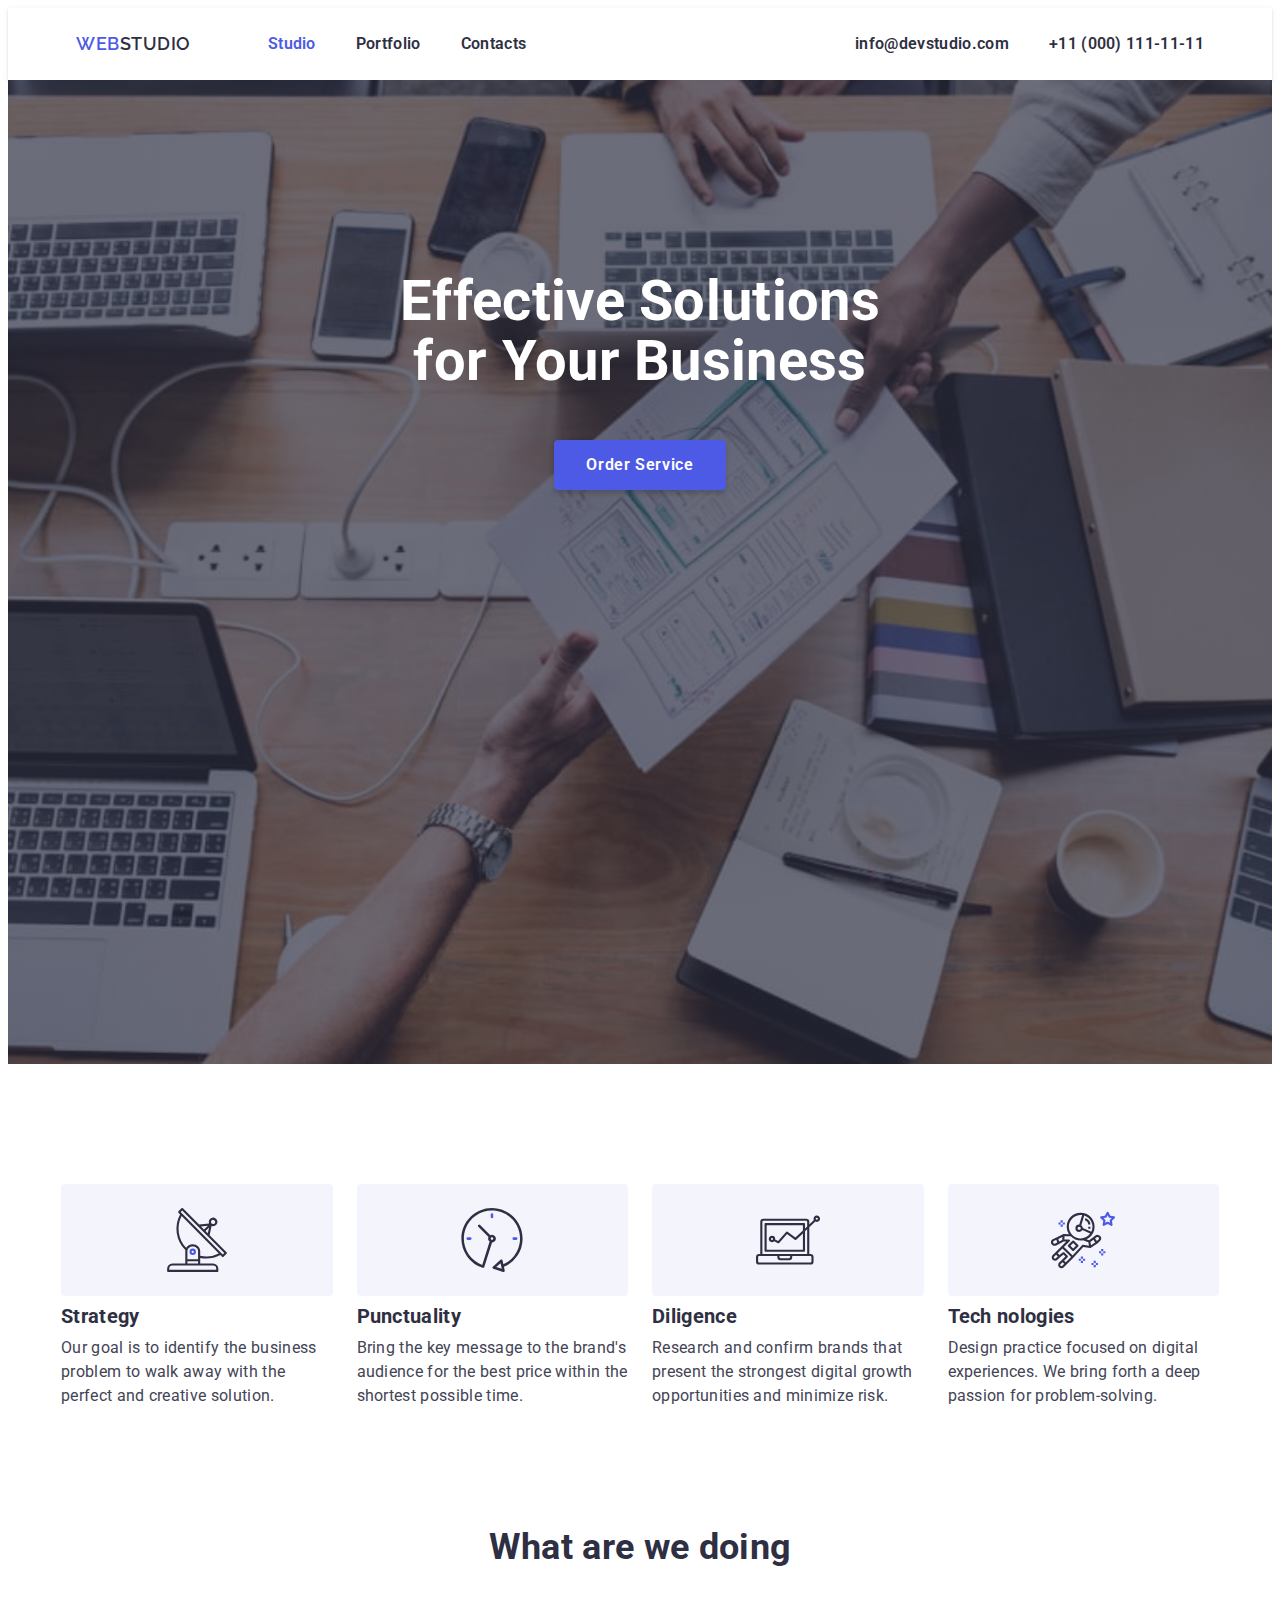
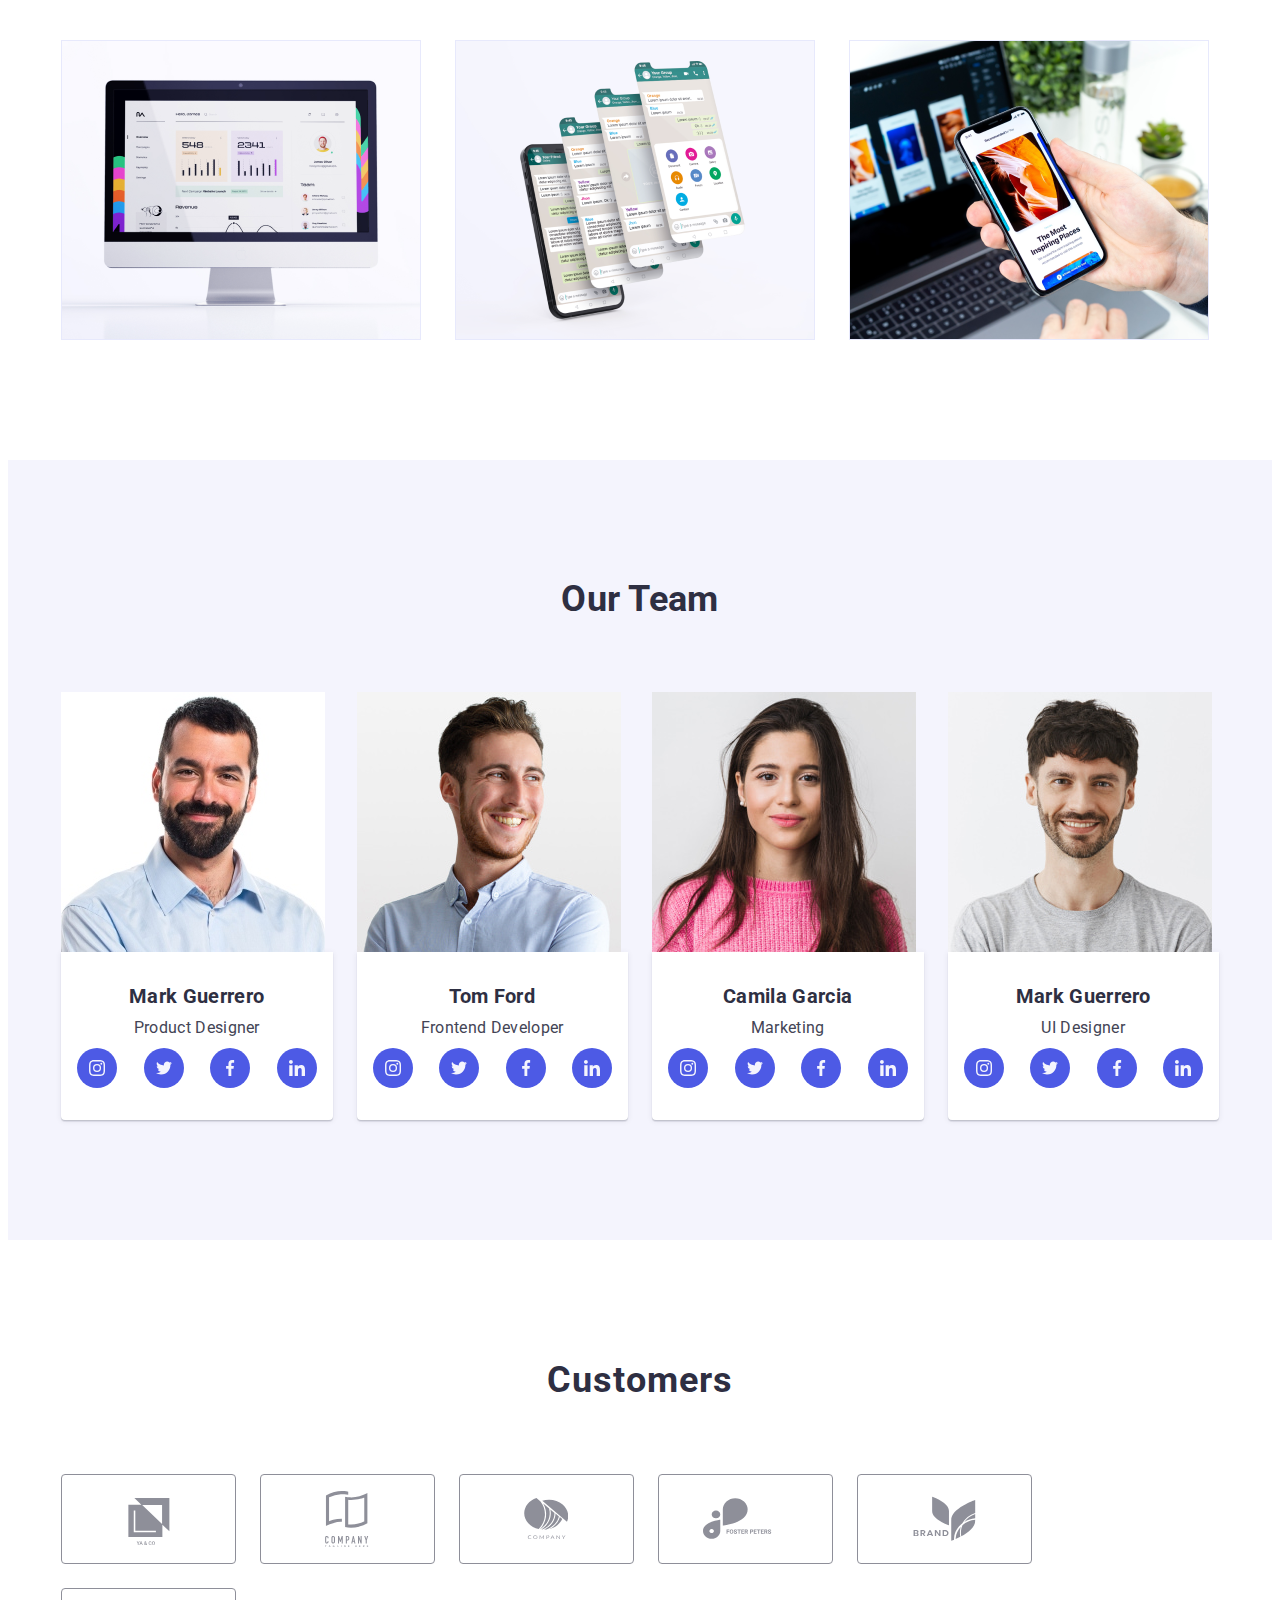
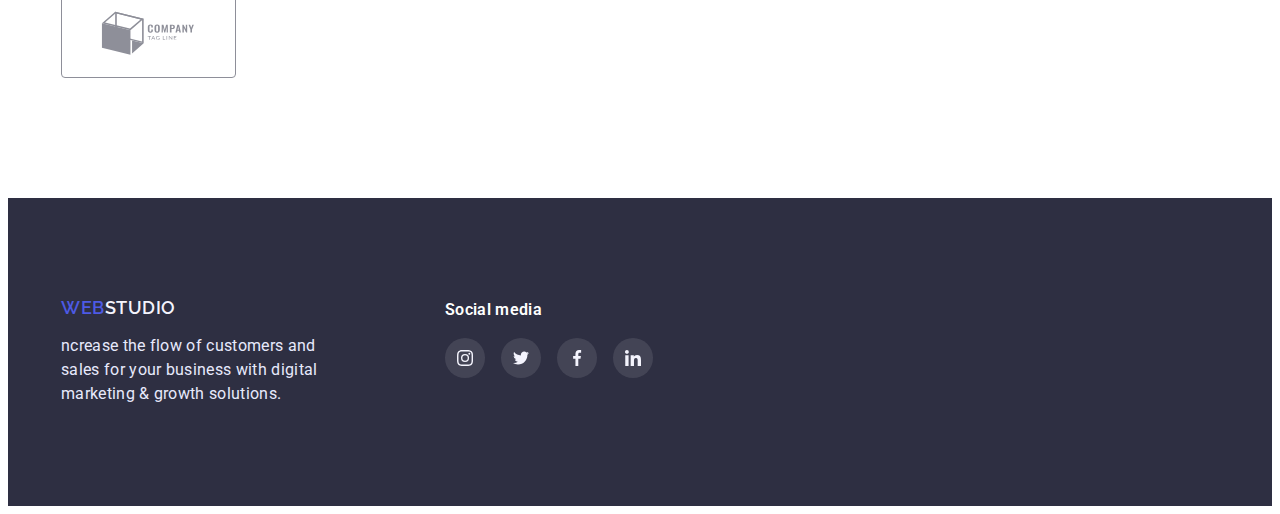
<file: index.html>
<!DOCTYPE html>
<html lang="en">
  <head>
    <meta charset="UTF-8" />
    <meta http-equiv="X-UA-Compatible" content="IE=edge" />
    <meta name="viewport" content="width=device-width, initial-scale=1.0" />
    <title>Homework 4</title>
    <link rel="preconnect" href="https://fonts.googleapis.com" />
    <link rel="preconnect" href="https://fonts.gstatic.com" crossorigin />
    <link
      href="https://fonts.googleapis.com/css2?family=Raleway:wght@800&family=Roboto:wght@400;500;700;900&display=swap"
      rel="stylesheet"
    />
    <link
      rel="stylesheet"
      href="https://cdnjs.cloudflare.com/ajax/libs/modern-normalize/1.1.0/modern-normalize.min.css"
      integrity="sha512-wpPYUAdjBVSE4KJnH1VR1HeZfpl1ub8YT/NKx4PuQ5NmX2tKuGu6U/JRp5y+Y8XG2tV+wKQpNHVUX03MfMFn9Q=="
      crossorigin="anonymous"
      referrerpolicy="no-referrer"
    />
    <link rel="stylesheet" href="./css/styles.css" />
  </head>

  <body>
    <header class="header-border">
      <div class="container mein-nav">
        <nav class="heder container">
          <a href="./index.html" class="logo decore-link"
            ><p><span class="logo-blu">WEB</span>STUDIO</p></a
          >
          <ul class="site-nav list">
            <li class="item"><a href="./index.html" class="link decore-link current">Studio</a></li>
            <li class="item"><a href="./portfolio.html" class="link decore-link">Portfolio</a></li>
            <li class="item"><a href="" class="link decore-link">Contacts</a></li>
          </ul>
        </nav>
        <ul class="site-adress list container">
          <li class="item">
            <a href="mailto:info@devstudio.com" class="link decore-link">info@devstudio.com</a>
          </li>
          <li class="item">
            <a href="tel:+110001111111" class="link decore-link">+11 (000) 111-11-11</a>
          </li>
        </ul>
      </div>
    </header>

    <main>
      <section class="hero overlay">
        <div class="container">
          <h1 class="hero-title">Effective Solutions for Your Business</h1>
          <button type="button" class="button-hero">Order Service</button>
        </div>
      </section>

      <section class="advantages section">
        <div class="container">
          <h2 class="visually-hidden">Переваги</h2>
          <ul class="list box">
            <li class="box-list icon-antenna">
              <h3 class="title">Strategy</h3>
              <p class="advantages-text">
                Our goal is to identify the business problem to walk away with the perfect and
                creative solution.
              </p>
            </li>

            <li class="box-list icon-clock">
              <h3 class="title">Punctuality</h3>
              <p class="advantages-text">
                Bring the key message to the brand's audience for the best price within the shortest
                possible time.
              </p>
            </li>

            <li class="box-list icon-diligence">
              <h3 class="title">Diligence</h3>
              <p class="advantages-text">
                Research and confirm brands that present the strongest digital growth opportunities
                and minimize risk.
              </p>
            </li>

            <li class="box-list icon-astronaut">
              <h3 class="title">Tech nologies</h3>
              <p class="advantages-text">
                Design practice focused on digital experiences. We bring forth a deep passion for
                problem-solving.
              </p>
            </li>
          </ul>
        </div>
      </section>

      <section class="works">
        <div class="container">
          <h2 class="works-title">What are we doing</h2>
          <ul class="list items">
            <li class="items-list">
              <img src="./images/img1.png" alt="MacBook with graphics" width="360" />
            </li>
            <li class="items-list">
              <img src="./images/img2.png" alt="phone with chat" width="360" />
            </li>
            <li class="items-list">
              <img src="./images/img3.png" alt="phone with application" width="360" />
            </li>
          </ul>
        </div>
      </section>

      <section class="team section">
        <div class="container">
          <h2 class="team-title">Our Team</h2>
          <ul class="list card">
            <li class="card-item">
              <img src="./images/team-card-1.jpg" alt="team card 1" width="264" />
              <div class="team-content">
                <h3 class="name">Mark Guerrero</h3>
                <p class="team-text">Product Designer</p>

                <ul class="team-soc-list list">
                  <li class="team-soc-item">
                    <a href="#" class="team-soc-link">
                      <svg class="team-soc-icon" width="16" height="16">
                        <use href="./images/icons.svg#icon-instagram"></use>
                      </svg>
                    </a>
                  </li>
                  <li class="team-soc-item">
                    <a href="#" class="team-soc-link">
                      <svg class="team-soc-icon" width="16" height="16">
                        <use href="./images/icons.svg#icon-twitter"></use>
                      </svg>
                    </a>
                  </li>
                  <li class="team-soc-item">
                    <a href="#" class="team-soc-link">
                      <svg class="team-soc-icon" width="16" height="16">
                        <use href="./images/icons.svg#icon-facebook"></use>
                      </svg>
                    </a>
                  </li>
                  <li class="team-soc-item">
                    <a href="#" class="team-soc-link">
                      <svg class="team-soc-icon" width="16" height="16">
                        <use href="./images/icons.svg#icon-linkedin"></use>
                      </svg>
                    </a>
                  </li>
                </ul>
              </div>
            </li>

            <li class="card-item">
              <img src="./images/team-card-2.jpg" alt="team card 2" width="264" />
              <div class="team-content">
                <h3 class="name">Tom Ford</h3>
                <p class="team-text">Frontend Developer</p>

                <ul class="team-soc-list list">
                  <li class="team-soc-item">
                    <a href="#" class="team-soc-link">
                      <svg class="team-soc-icon" width="16" height="16">
                        <use href="./images/icons.svg#icon-instagram"></use>
                      </svg>
                    </a>
                  </li>
                  <li class="team-soc-item">
                    <a href="#" class="team-soc-link">
                      <svg class="team-soc-icon" width="16" height="16">
                        <use href="./images/icons.svg#icon-twitter"></use>
                      </svg>
                    </a>
                  </li>
                  <li class="team-soc-item">
                    <a href="#" class="team-soc-link">
                      <svg class="team-soc-icon" width="16" height="16">
                        <use href="./images/icons.svg#icon-facebook"></use>
                      </svg>
                    </a>
                  </li>
                  <li class="team-soc-item">
                    <a href="#" class="team-soc-link">
                      <svg class="team-soc-icon" width="16" height="16">
                        <use href="./images/icons.svg#icon-linkedin"></use>
                      </svg>
                    </a>
                  </li>
                </ul>
              </div>
            </li>

            <li class="card-item">
              <img src="./images/team-card-3.jpg" alt="team card 3" width="264" />
              <div class="team-content">
                <h3 class="name">Camila Garcia</h3>
                <p class="team-text">Marketing</p>

                <ul class="team-soc-list list">
                  <li class="team-soc-item">
                    <a href="#" class="team-soc-link">
                      <svg class="team-soc-icon" width="16" height="16">
                        <use href="./images/icons.svg#icon-instagram"></use>
                      </svg>
                    </a>
                  </li>
                  <li class="team-soc-item">
                    <a href="#" class="team-soc-link">
                      <svg class="team-soc-icon" width="16" height="16">
                        <use href="./images/icons.svg#icon-twitter"></use>
                      </svg>
                    </a>
                  </li>
                  <li class="team-soc-item">
                    <a href="#" class="team-soc-link">
                      <svg class="team-soc-icon" width="16" height="16">
                        <use href="./images/icons.svg#icon-facebook"></use>
                      </svg>
                    </a>
                  </li>
                  <li class="team-soc-item">
                    <a href="#" class="team-soc-link">
                      <svg class="team-soc-icon" width="16" height="16">
                        <use href="./images/icons.svg#icon-linkedin"></use>
                      </svg>
                    </a>
                  </li>
                </ul>
              </div>
            </li>

            <li class="card-item">
              <img src="./images/team-card-4.jpg" alt="team card 4" width="264" />
              <div class="team-content">
                <h3 class="name">Mark Guerrero</h3>
                <p class="team-text">UI Designer</p>

                <ul class="team-soc-list list">
                  <li class="team-soc-item">
                    <a href="#" class="team-soc-link">
                      <svg class="team-soc-icon" width="16" height="16">
                        <use href="./images/icons.svg#icon-instagram"></use>
                      </svg>
                    </a>
                  </li>
                  <li class="team-soc-item">
                    <a href="#" class="team-soc-link">
                      <svg class="team-soc-icon" width="16" height="16">
                        <use href="./images/icons.svg#icon-twitter"></use>
                      </svg>
                    </a>
                  </li>
                  <li class="team-soc-item">
                    <a href="#" class="team-soc-link">
                      <svg class="team-soc-icon" width="16" height="16">
                        <use href="./images/icons.svg#icon-facebook"></use>
                      </svg>
                    </a>
                  </li>
                  <li class="team-soc-item">
                    <a href="#" class="team-soc-link">
                      <svg class="team-soc-icon" width="16" height="16">
                        <use href="./images/icons.svg#icon-linkedin"></use>
                      </svg>
                    </a>
                  </li>
                </ul>
              </div>
            </li>
          </ul>
        </div>
      </section>
      <section class="customers section">
        <div class="container">
          <h2 class="сustomers-title">Customers</h2>

          <ul class="clients card list">
            <li class="clients-list">
              <a href="#" class="clients-link">
                <svg class="clients-icon" width="104" height="56">
                  <use href="./images/icons.svg#icon-group-1"></use>
                </svg>
              </a>
            </li>
            <li class="clients-list">
              <a href="#" class="clients-link">
                <svg class="clients-icon" width="104" height="56">
                  <use href="./images/icons.svg#icon-group-2"></use>
                </svg>
              </a>
            </li>
            <li class="clients-list">
              <a href="#" class="clients-link">
                <svg class="clients-icon" width="44" height="41">
                  <use href="./images/icons.svg#icon-group-3"></use>
                </svg>
              </a>
            </li>
            <li class="clients-list">
              <a href="#" class="clients-link">
                <svg class="clients-icon" width="84" height="41">
                  <use href="./images/icons.svg#icon-group-4"></use>
                </svg>
              </a>
            </li>
            <li class="clients-list">
              <a href="#" class="clients-link">
                <svg class="clients-icon" width="63" height="45">
                  <use href="./images/icons.svg#icon-group-5"></use>
                </svg>
              </a>
            </li>
            <li class="clients-list">
              <a href="#" class="clients-link">
                <svg class="clients-icon" width="94" height="44">
                  <use href="./images/icons.svg#icon-group-6"></use>
                </svg>
              </a>
            </li>
          </ul>
        </div>
      </section>
    </main>
    <footer class="footer">
      <section class="holder container">
        <div class="footer-logo">
          <a href="./index.html" class="logo logo-white decore-link">
            <p><span class="logo-blu">WEB</span>STUDIO</p>
          </a>
          <p class="text">
            ncrease the flow of customers and sales for your business with digital marketing &
            growth solutions.
          </p>
        </div>
        <div class="social">
          <h3 class="soc-title">Social media</h3>
          <ul class="footer-soc-list list">
            <li class="team-soc-item">
              <a href="#" class="team-soc-link">
                <svg class="team-soc-icon" width="16" height="16">
                  <use href="./images/icons.svg#icon-instagram"></use>
                </svg>
              </a>
            </li>
            <li class="team-soc-item">
              <a href="#" class="team-soc-link">
                <svg class="team-soc-icon" width="16" height="16">
                  <use href="./images/icons.svg#icon-twitter"></use>
                </svg>
              </a>
            </li>
            <li class="team-soc-item">
              <a href="#" class="team-soc-link">
                <svg class="team-soc-icon" width="16" height="16">
                  <use href="./images/icons.svg#icon-facebook"></use>
                </svg>
              </a>
            </li>
            <li class="team-soc-item">
              <a href="#" class="team-soc-link">
                <svg class="team-soc-icon" width="16" height="16">
                  <use href="./images/icons.svg#icon-linkedin"></use>
                </svg>
              </a>
            </li>
          </ul>
        </div>
      </section>
    </footer>
  </body>
</html>
</file>
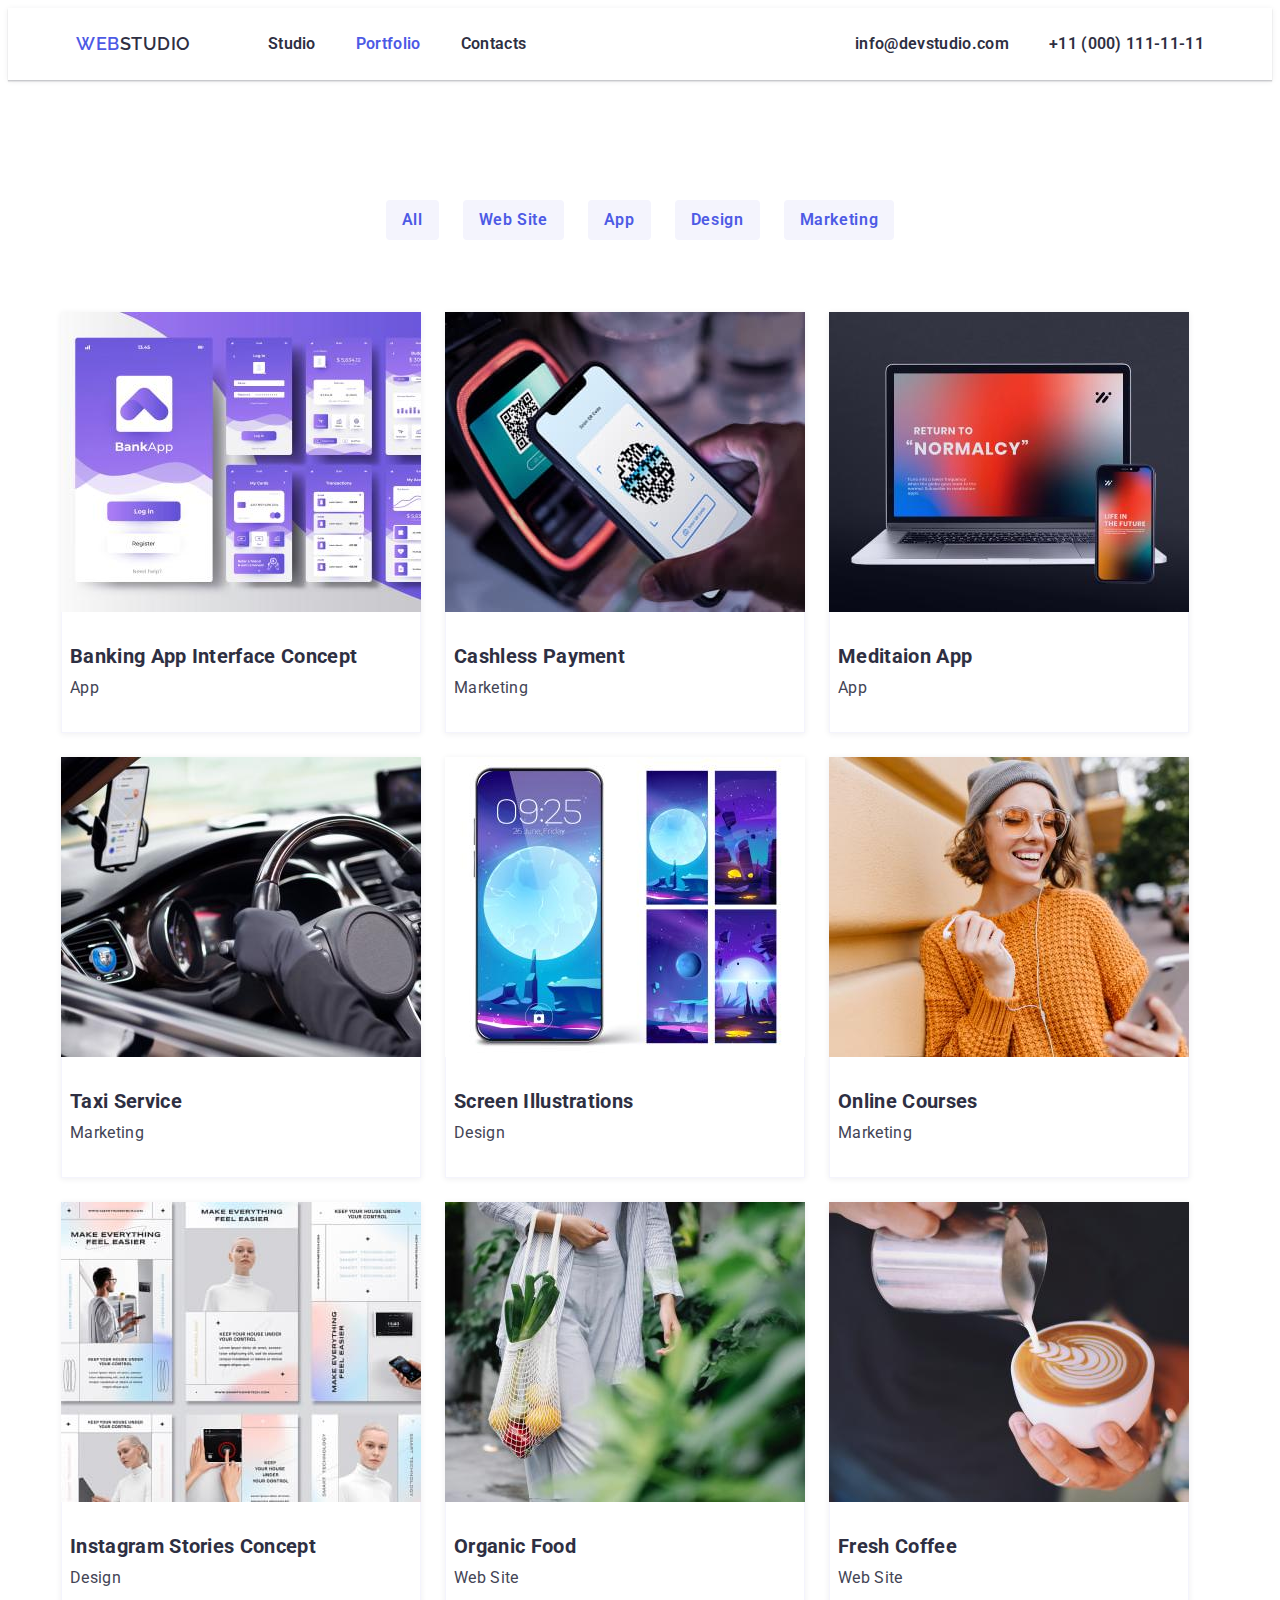
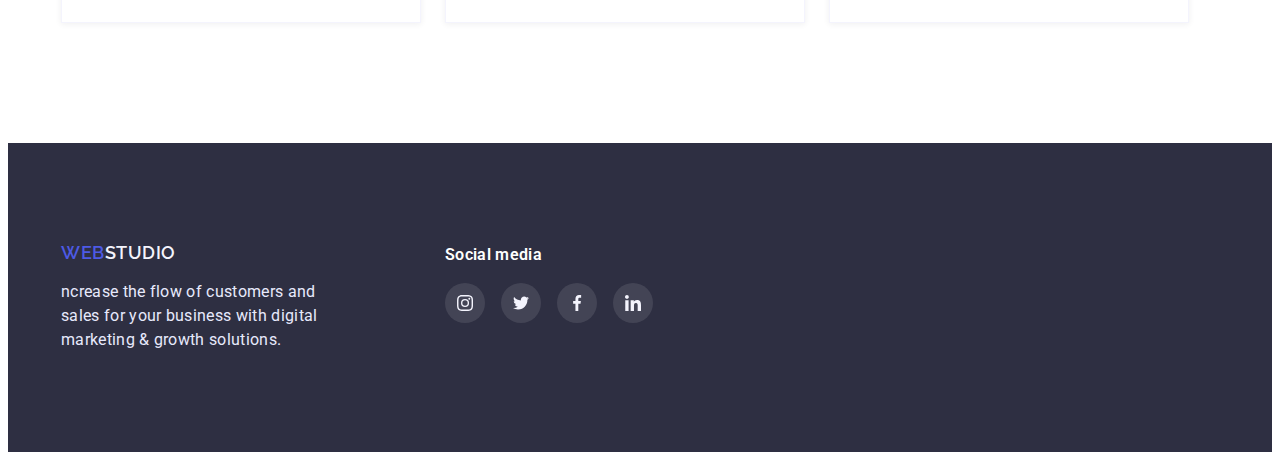
<file: portfolio.html>
<!DOCTYPE html>
<html lang="en">
  <head>
    <meta charset="UTF-8" />
    <meta http-equiv="X-UA-Compatible" content="IE=edge" />
    <meta name="viewport" content="width=device-width, initial-scale=1.0" />
    <title>Homework 2</title>
    <link rel="preconnect" href="https://fonts.googleapis.com" />
    <link rel="preconnect" href="https://fonts.gstatic.com" crossorigin />
    <link
      href="https://fonts.googleapis.com/css2?family=Raleway:wght@800&family=Roboto:wght@400;500;700;900&display=swap"
      rel="stylesheet"
    />
    <link
      rel="stylesheet"
      href="https://cdnjs.cloudflare.com/ajax/libs/modern-normalize/1.1.0/modern-normalize.min.css"
      integrity="sha512-wpPYUAdjBVSE4KJnH1VR1HeZfpl1ub8YT/NKx4PuQ5NmX2tKuGu6U/JRp5y+Y8XG2tV+wKQpNHVUX03MfMFn9Q=="
      crossorigin="anonymous"
      referrerpolicy="no-referrer"
    />
    <link rel="stylesheet" href="./css/styles.css" />
  </head>

  <body>
    <header class="header-border">
      <div class="container mein-nav">
        <nav class="heder container">
          <a href="./index.html" class="logo decore-link"
            ><p><span class="logo-blu">WEB</span>STUDIO</p></a
          >
          <ul class="site-nav list">
            <li class="item"><a href="./index.html" class="link decore-link">Studio</a></li>
            <li class="item">
              <a href="./portfolio.html" class="link decore-link current">Portfolio</a>
            </li>
            <li class="item"><a href="" class="link decore-link">Contacts</a></li>
          </ul>
        </nav>
        <ul class="site-adress list container">
          <li class="item">
            <a href="mailto:info@devstudio.com" class="link decore-link">info@devstudio.com</a>
          </li>
          <li class="item">
            <a href="tel:+110001111111" class="link decore-link">+11 (000) 111-11-11</a>
          </li>
        </ul>
      </div>
    </header>

    <main>
      <section class="galery section">
        <div class="container">
          <h1 class="visually-hidden">Galery</h1>
          <ul class="filters list">
            <li>
              <button type="button" class="button-filters">All</button>
            </li>
            <li>
              <button type="button" class="button-filters">Web Site</button>
            </li>
            <li>
              <button type="button" class="button-filters">App</button>
            </li>
            <li>
              <button type="button" class="button-filters">Design</button>
            </li>
            <li>
              <button type="button" class="button-filters">Marketing</button>
            </li>
          </ul>

          <ul class="project list picture">
            <li class="project-item">
              <a href="" class="decore-link">
                <img
                  src="./images/banking-app.jpg"
                  alt="User Friendly App Design Concepts"
                  width="360"
                  height="300"
                />
                <div class="project-contetnt">
                  <h2 class="project-title">Banking App Interface Concept</h2>
                  <p class="project-text">App</p>
                </div>
              </a>
            </li>

            <li class="project-item">
              <a href="" class="decore-link">
                <img
                  src="./images/cashless-payment.jpg"
                  alt="Cashless payment"
                  width="360"
                  height="300"
                />
                <div class="project-contetnt">
                  <h2 class="project-title">Cashless Payment</h2>
                  <p class="project-text">Marketing</p>
                </div>
              </a>
            </li>

            <li class="project-item">
              <a href="" class="decore-link">
                <img
                  src="./images/meditation-app.jpg"
                  alt="laptop with phone"
                  width="360"
                  height="300"
                />
                <div class="project-contetnt">
                  <h2 class="project-title">Meditaion App</h2>
                  <p class="project-text">App</p>
                </div>
              </a>
            </li>

            <li class="project-item">
              <a href="" class="decore-link">
                <img src="./images/taxi-service.jpg" alt="taxi driver" width="360" height="300" />
                <div class="project-contetnt">
                  <h2 class="project-title">Taxi Service</h2>
                  <p class="project-text">Marketing</p>
                </div>
              </a>
            </li>

            <li class="project-item">
              <a href="" class="decore-link">
                <img
                  src="./images/screen-illustrations.jpg"
                  alt="screen illustrations on the phone"
                  width="360"
                  height="300"
                />
                <div class="project-contetnt">
                  <h2 class="project-title">Screen Illustrations</h2>
                  <p class="project-text">Design</p>
                </div>
              </a>
            </li>

            <li class="project-item">
              <a href="" class="decore-link">
                <img
                  src="./images/online-courses.jpg"
                  alt="the girl is studying"
                  width="360"
                  height="300"
                />
                <div class="project-contetnt">
                  <h2 class="project-title">Online Courses</h2>
                  <p class="project-text">Marketing</p>
                </div>
              </a>
            </li>

            <li class="project-item">
              <a href="" class="decore-link">
                <img
                  src="./images/instagram-stories.jpg"
                  alt="picture for instagram stories"
                  width="360"
                  height="300"
                />
                <div class="project-contetnt">
                  <h2 class="project-title">Instagram Stories Concept</h2>
                  <p class="project-text">Design</p>
                </div>
              </a>
            </li>

            <li class="project-item">
              <a href="" class="decore-link">
                <img
                  src="./images/organic-food.jpg"
                  alt="fresh organic food"
                  width="360"
                  height="300"
                />
                <div class="project-contetnt">
                  <h2 class="project-title">Organic Food</h2>
                  <p class="project-text">Web Site</p>
                </div>
              </a>
            </li>

            <li class="project-item">
              <a href="" class="decore-link">
                <img
                  src="./images/fresh-coffee.jpg"
                  alt="the cup of coffee"
                  width="360"
                  height="300"
                />
                <div class="project-contetnt">
                  <h2 class="project-title">Fresh Coffee</h2>
                  <p class="project-text">Web Site</p>
                </div>
              </a>
            </li>
          </ul>
        </div>
      </section>
    </main>

    <footer class="footer">
      <section class="holder container">
        <div class="footer-logo">
          <a href="./index.html" class="logo logo-white decore-link">
            <p><span class="logo-blu">WEB</span>STUDIO</p>
          </a>
          <p class="text">
            ncrease the flow of customers and sales for your business with digital marketing &
            growth solutions.
          </p>
        </div>
        <div class="social">
          <h3 class="soc-title">Social media</h3>
          <ul class="footer-soc-list list">
            <li class="team-soc-item">
              <a href="#" class="team-soc-link">
                <svg class="team-soc-icon" width="16" height="16">
                  <use href="./images/icons.svg#icon-instagram"></use>
                </svg>
              </a>
            </li>
            <li class="team-soc-item">
              <a href="#" class="team-soc-link">
                <svg class="team-soc-icon" width="16" height="16">
                  <use href="./images/icons.svg#icon-twitter"></use>
                </svg>
              </a>
            </li>
            <li class="team-soc-item">
              <a href="#" class="team-soc-link">
                <svg class="team-soc-icon" width="16" height="16">
                  <use href="./images/icons.svg#icon-facebook"></use>
                </svg>
              </a>
            </li>
            <li class="team-soc-item">
              <a href="#" class="team-soc-link">
                <svg class="team-soc-icon" width="16" height="16">
                  <use href="./images/icons.svg#icon-linkedin"></use>
                </svg>
              </a>
            </li>
          </ul>
        </div>
      </section>
    </footer>
  </body>
</html>
</file>
<file: css/styles.css>
:root {
  --body-text-color: #434455;
  --accent-color: #4d5ae5;
  --dark-bg-color: #2e2f42;
  --light-bg-color: #f4f4fd;
  --basik-light-color: #ffffff;
  --light-slate: #8e8f99;
  --success: #31d0aa;
  --gap24: 24px;
}

body {
  background-color: var(--basik-light-color);
  color: var(--body-text-color);

  font-family: Roboto, sans-serif;
  font-weight: 600;
  letter-spacing: 0.02em;
}

.list {
  margin: 0;
  padding: 0;
  list-style: none;
}

.container {
  width: 1158px;
  margin: 0 auto;
  padding-left: 15px;
  padding-right: 15px;
}

.site-nav .current {
  color: var(--accent-color);
}

/* ______heder______ */
.heder {
  align-items: center;
}
.header-border {
  /* border-bottom: 1px solid rgba(0, 0, 0, 0.25); */
  box-shadow: 0px 2px 1px rgba(46, 47, 66, 0.08), 0px 1px 1px rgba(46, 47, 66, 0.16),
    0px 1px 6px rgba(46, 47, 66, 0.08);
}
.logo {
  margin-right: 77px;

  color: var(--dark-bg-color);

  font-family: Raleway, sans-serif;
  font-size: 18px;
  line-height: 1.14;
  letter-spacing: 0.03em;
}

.logo-blu {
  color: var(--accent-color);
}

.decore-link {
  text-decoration: none;
}

.link {
  font-size: 16px;
  line-height: 1.5;
  letter-spacing: 0.02em;
  color: var(--body-text-color);
}

.site-nav .link:focus,
.site-nav .link:hover {
  color: var(--body-text-color);
}

.site-nav,
.site-adress,
.heder {
  display: flex;
}

.site-nav .item:not(:last-child),
.site-adress .item:not(:last-child) {
  margin-right: 40px;
}

.site-nav .link:active {
  color: var(--accent-color);
}

.site-adress .link:focus,
.site-adress .link:hover {
  color: var(--accent-color);
}

.site-nav .link,
.site-adress .link {
  color: var(--dark-bg-color);
  display: block;
  padding-top: var(--gap24);
  padding-bottom: var(--gap24);
}

.site-nav .current {
  color: var(--accent-color);
}

.site-adress a {
  color: #434455;
}

.site-adress {
  margin-left: auto;
  justify-content: flex-end;
}

.mein-nav {
  display: flex;
  align-items: center;
  /* justify-content: flex-start; */
}

/* ______ Hero_____ */

.hero {
  background-color: rgba(46, 47, 66, 0.7);
  text-align: center;

  padding-top: 192px;
  padding-bottom: 192px;
}

.hero-title {
  color: var(--basik-light-color);
  width: 492px;

  font-size: 56px;
  line-height: 1.07;

  margin: 0 auto 48px;
}

.button-hero {
  cursor: pointer;
  background-color: var(--accent-color);
  color: var(--basik-light-color);
  border: none;
  border-radius: 4px;
  padding: 16px 32px;
  display: inline-block;

  font-family: inherit;
  font-weight: 600;
  font-size: 16px;
  line-height: 1.12;
  letter-spacing: 0.04em;
  box-shadow: 0px 4px 4px rgba(0, 0, 0, 0.15);
}

.button-hero:hover,
.button-hero:focus {
  background-color: var(--accent-color);
  color: var(--basik-light-color);
  box-shadow: 0px 1px 6px rgba(46, 47, 66, 0.08), 0px 1px 1px rgba(46, 47, 66, 0.16),
    0px 2px 1px rgba(46, 47, 66, 0.08);
}

.button-hero:active {
  background-color: #404bbf;
  color: var(--basik-light-color);
  box-shadow: 0px 4px 4px rgba(0, 0, 0, 0.15);
}

.overlay {
  max-width: 1440px;
  height: 600px;
  margin-left: auto;
  margin-right: auto;
  background-image: linear-gradient(rgba(46, 47, 66, 0.7), rgba(46, 47, 66, 0.7)),
    url(../images/people-office.jpg);
  background-repeat: no-repeat;
  background-position: center;
  background-size: cover;
}

/* ____advantages_____ */

.section {
  padding-top: 120px;
  padding-bottom: 120px;
}

.box {
  display: flex;
  flex-wrap: wrap;
  padding: 0;
  margin: 0;
  gap: var(--gap24);
}

.box-list {
  flex-basis: calc((100% - 3 * var(--gap24)) / 4);
}

.box-list::before {
  display: block;
  content: '';
  height: 112px;
  border-radius: 4px;
  margin-bottom: 8px;

  background-color: var(--light-bg-color);

  background-repeat: no-repeat;
  background-position: center;
  background-size: 64px;
}

.icon-antenna::before {
  background-image: url(../images/antenna.svg);
}

.icon-clock::before {
  background-image: url(../images/clock.svg);
}

.icon-diligence::before {
  background-image: url(../images/diligence.svg);
}

.icon-astronaut::before {
  background-image: url(../images/astronaut.svg);
}

.visually-hidden {
  position: absolute;
  width: 1px;
  height: 1px;
  margin: -1px;
  border: 0;
  padding: 0;

  white-space: nowrap;
  clip-path: inset(100%);
  clip: rect(0 0 0 0);
  overflow: hidden;
}

.title {
  font-size: 20px;
  line-height: 1.2;
  margin-bottom: 8px;
}

.advantages h3,
.team h3 {
  color: var(--dark-bg-color);
  margin-top: 0;
}

.advantages-text {
  margin: 0;
  font-weight: 400;
}

.advantages-text,
.team-text,
.project-text {
  font-size: 16px;
  line-height: 1.5;
  color: var(--body-text-color);
}

/* _____works_____ */

.items {
  display: flex;
  flex-wrap: wrap;
  padding: 0;
  margin: 0;
  gap: var(--gap24);
  margin-bottom: 120px;
}

.items-list {
  flex-basis: calc((100% - 2 * var(--gap24)) / 3);
}

.works-title,
.team-title,
.сustomers-title {
  font-size: 36px;
  line-height: 1.11;
  text-align: center;
  color: var(--dark-bg-color);
  margin-top: 0;
  margin-bottom: 72px;
}

.list img {
  display: block;
}

.card {
  display: flex;
  flex-wrap: wrap;
  padding: 0;
  margin: 0;
  gap: var(--gap24);
}

.card-item {
  flex-basis: calc((100% - 3 * var(--gap24)) / 4);
}

.team {
  background-color: var(--light-bg-color);
}

.team-content {
  background-color: var(--basik-light-color);
  /* border-bottom: 1px solid rgba(0, 0, 0, 0.25); */
  padding: 32px 16px;
  text-align: center;

  box-shadow: 0px 1px 6px rgba(46, 47, 66, 0.08), 0px 1px 1px rgba(46, 47, 66, 0.16),
    0px 2px 1px rgba(46, 47, 66, 0.08);
  border-radius: 0px 0px 4px 4px;
}

.team .name {
  font-size: 20px;
  line-height: 1.2;
  margin-bottom: 8px;
}

.team-text {
  margin: 0;
  font-weight: 400;
}

.team-soc-list {
  display: flex;
  align-items: center;
  justify-content: space-between;
  margin-top: 8px;
}

.team-soc-link {
  display: flex;
  align-items: center;
  justify-content: center;
  width: 100%;
  height: 100%;
  background-color: var(--accent-color);
  border-radius: 50%;
}

.team-soc-item {
  width: 40px;
  height: 40px;
}

/* _____Customers_____ */

.сustomers-title {
  font-style: normal;
  font-weight: 700;
  line-height: 1.16;
  letter-spacing: 0.03em;

  margin-top: 0;
  margin-bottom: 72px;
}

.clients-list {
  flex-basis: calc((100% - 5 * var(--gap24)) / 6);
  width: 168px;
  height: 88px;
  border-radius: 4px;
  border: 1px solid var(--light-slate);
}

.clients-link {
  display: flex;
  align-items: center;
  justify-content: center;

  width: 100%;
  height: 100%;
  color: var(--light-slate);
}

.clients-icon {
  fill: currentColor;
}

.clients-link:hover,
.clients-link:focus {
  box-shadow: 0px 4px 4px rgba(0, 0, 0, 0.25);
  color: var(--accent-color);
  border: 1px solid var(--accent-color);
}

/* _____filters_____  */

.filters {
  display: flex;
  justify-content: center;
  margin-bottom: 72px;
}

.filters li:not(:last-child) {
  margin-right: var(--gap24);
}

.button-filters {
  background-color: var(--light-bg-color);
  color: var(--accent-color);
  border-width: 1px;
  border-color: #e7e9fc;
  cursor: pointer;

  font-family: inherit;
  font-weight: 600;
  font-size: 16px;
  line-height: 1.5;
  letter-spacing: 0.04em;
  padding: 8px 16px;
  border-radius: 4px;
  border: none;
}

.button-filters:hover,
.button-filters:focus {
  background-color: var(--accent-color);
  color: var(--basik-light-color);
  box-shadow: 0px 2px 2px rgba(0, 0, 0, 0.12), 0px 2px 1px rgba(0, 0, 0, 0.08),
    0px 3px 1px rgba(0, 0, 0, 0.01);
}

.button-filters:active {
  background-color: var(--accent-color);
  color: var(--basik-light-color);
}

/* _____project_____ */

.picture {
  display: flex;
  flex-wrap: wrap;
  padding: 0;
  margin: 0;
  gap: var(--gap24);
}

.project-item {
  flex-basis: calc((100% - 3 * var(--gap24)) / 4);
  box-shadow: 0px 1px 6px rgba(46, 47, 66, 0.08);
}

.project-contetnt {
  padding: 32px 0 32px 8px;
  border: 0.5px solid var(--light-bg-color);
  border-top: none;
}

.project-title {
  font-size: 20px;
  line-height: 1.2;
  color: var(--dark-bg-color);

  margin: 0;
}

.project-text {
  color: var(--body-text-color);
  margin-top: 8px;
  margin-bottom: 0;
  font-weight: 400;
}

.project-item .decore-link:hover,
.project-item .decore-link:focus {
  box-shadow: 0px 1px 6px rgba(46, 47, 66, 0.08), 0px 1px 1px rgba(46, 47, 66, 0.16),
    0px 2px 1px rgba(46, 47, 66, 0.08);
}

.project-item .decore-link {
  display: block;
}

/* ______footer_____ */

.footer {
  background-color: var(--dark-bg-color);
  padding-top: 100px;
  padding-bottom: 100px;
  /* padding-left: 0; */
  display: flex;
}
.holder {
  display: flex;
}

.logo-white {
  color: var(--light-bg-color);
}

.footer p {
  margin-bottom: 16px;
  margin-top: 0;
  display: inline-block;
}

.footer .text {
  color: #e7e9fc;
  font-weight: 400;
  font-style: normal;
  width: 264px;

  font-size: 16px;
  line-height: 1.5;
  padding: 0;
  margin: 0;
}

.footer-logo {
  margin-right: 120px;
  width: 264px;
}

.social {
  width: 208px;
}

.soc-title {
  font-family: inherit;
  font-weight: 600;
  font-size: 16px;
  line-height: 1.5;
  letter-spacing: 0.02em;

  color: var(--basik-light-color);
  margin-top: 0;
  margin-bottom: 0;
}

.footer-soc-list {
  display: flex;
  justify-content: space-between;
  align-items: center;
  margin-top: 16px;
}

.footer .team-soc-link {
  background-color: rgba(255, 255, 255, 0.1);
  width: 100%;
  height: 100%;
}

.footer .team-soc-link:hover,
.footer .team-soc-link:focus {
  background-color: var(--success);
}
</file>
